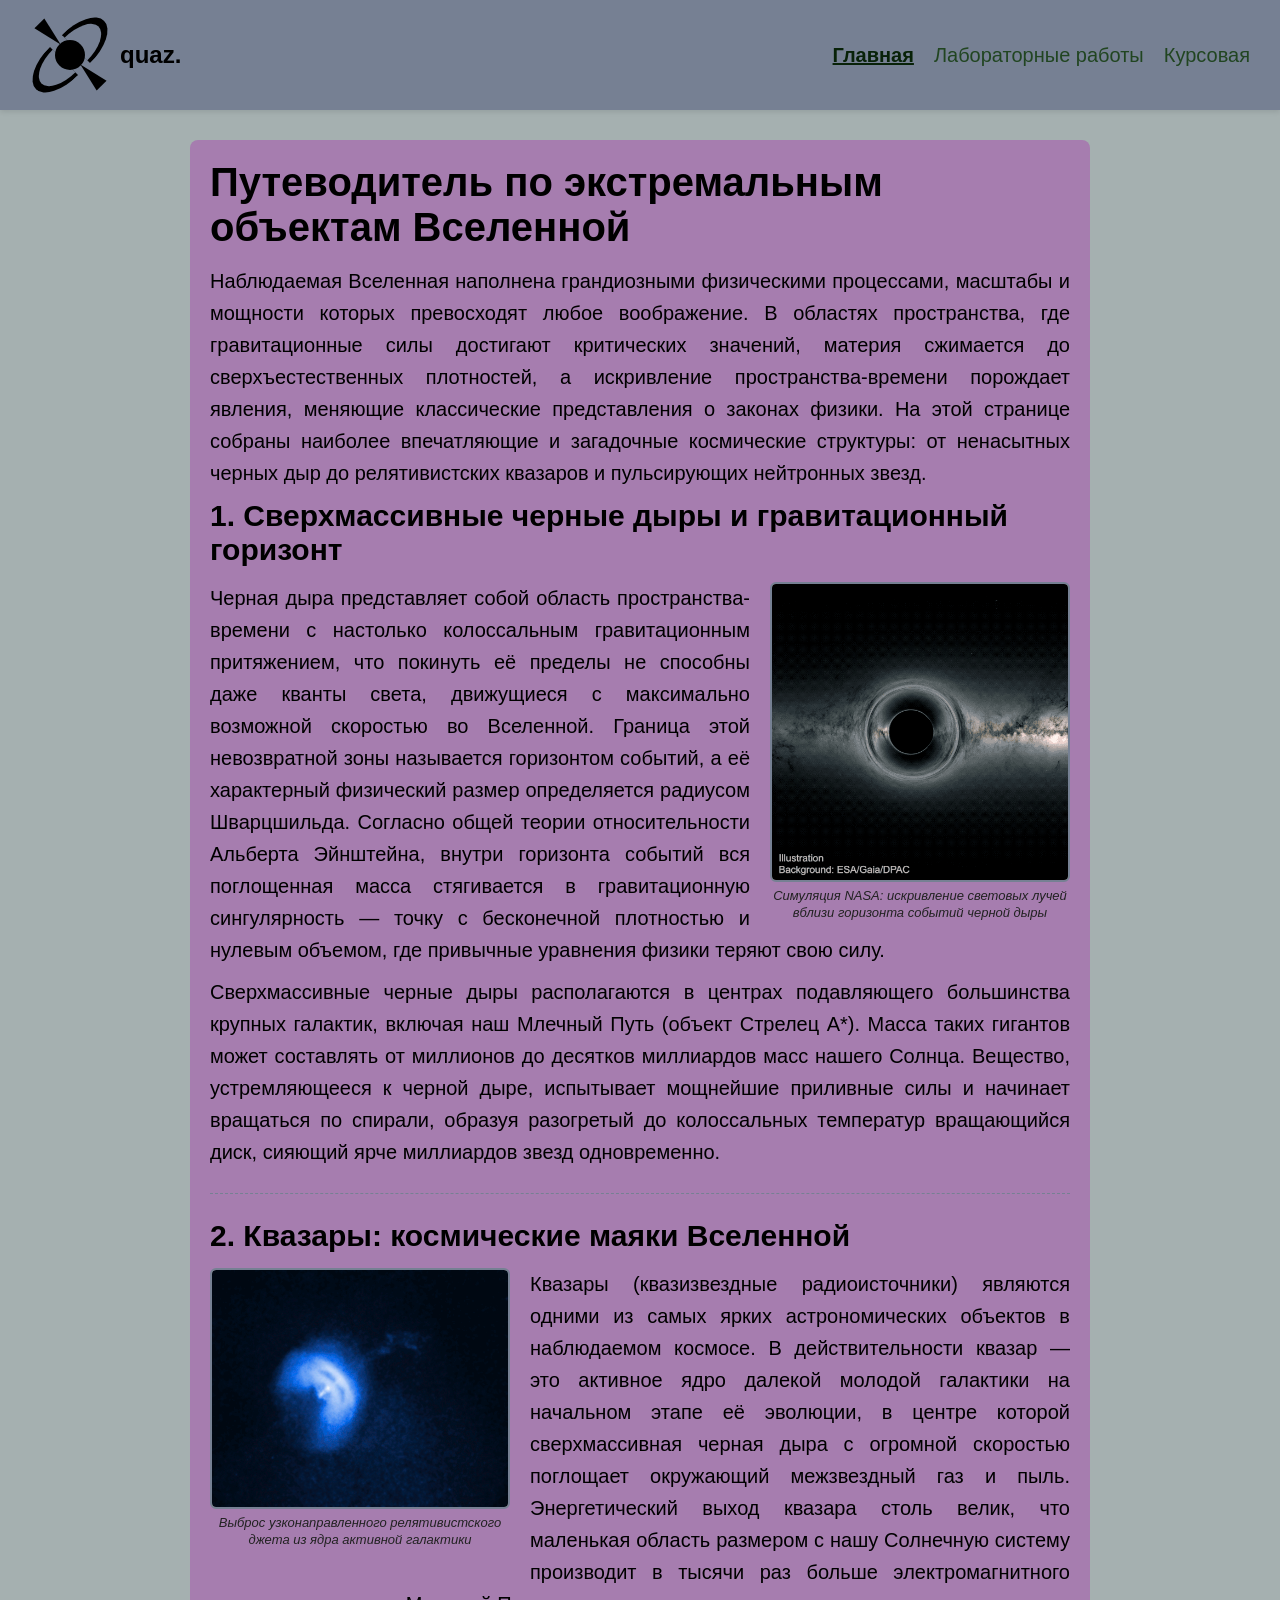
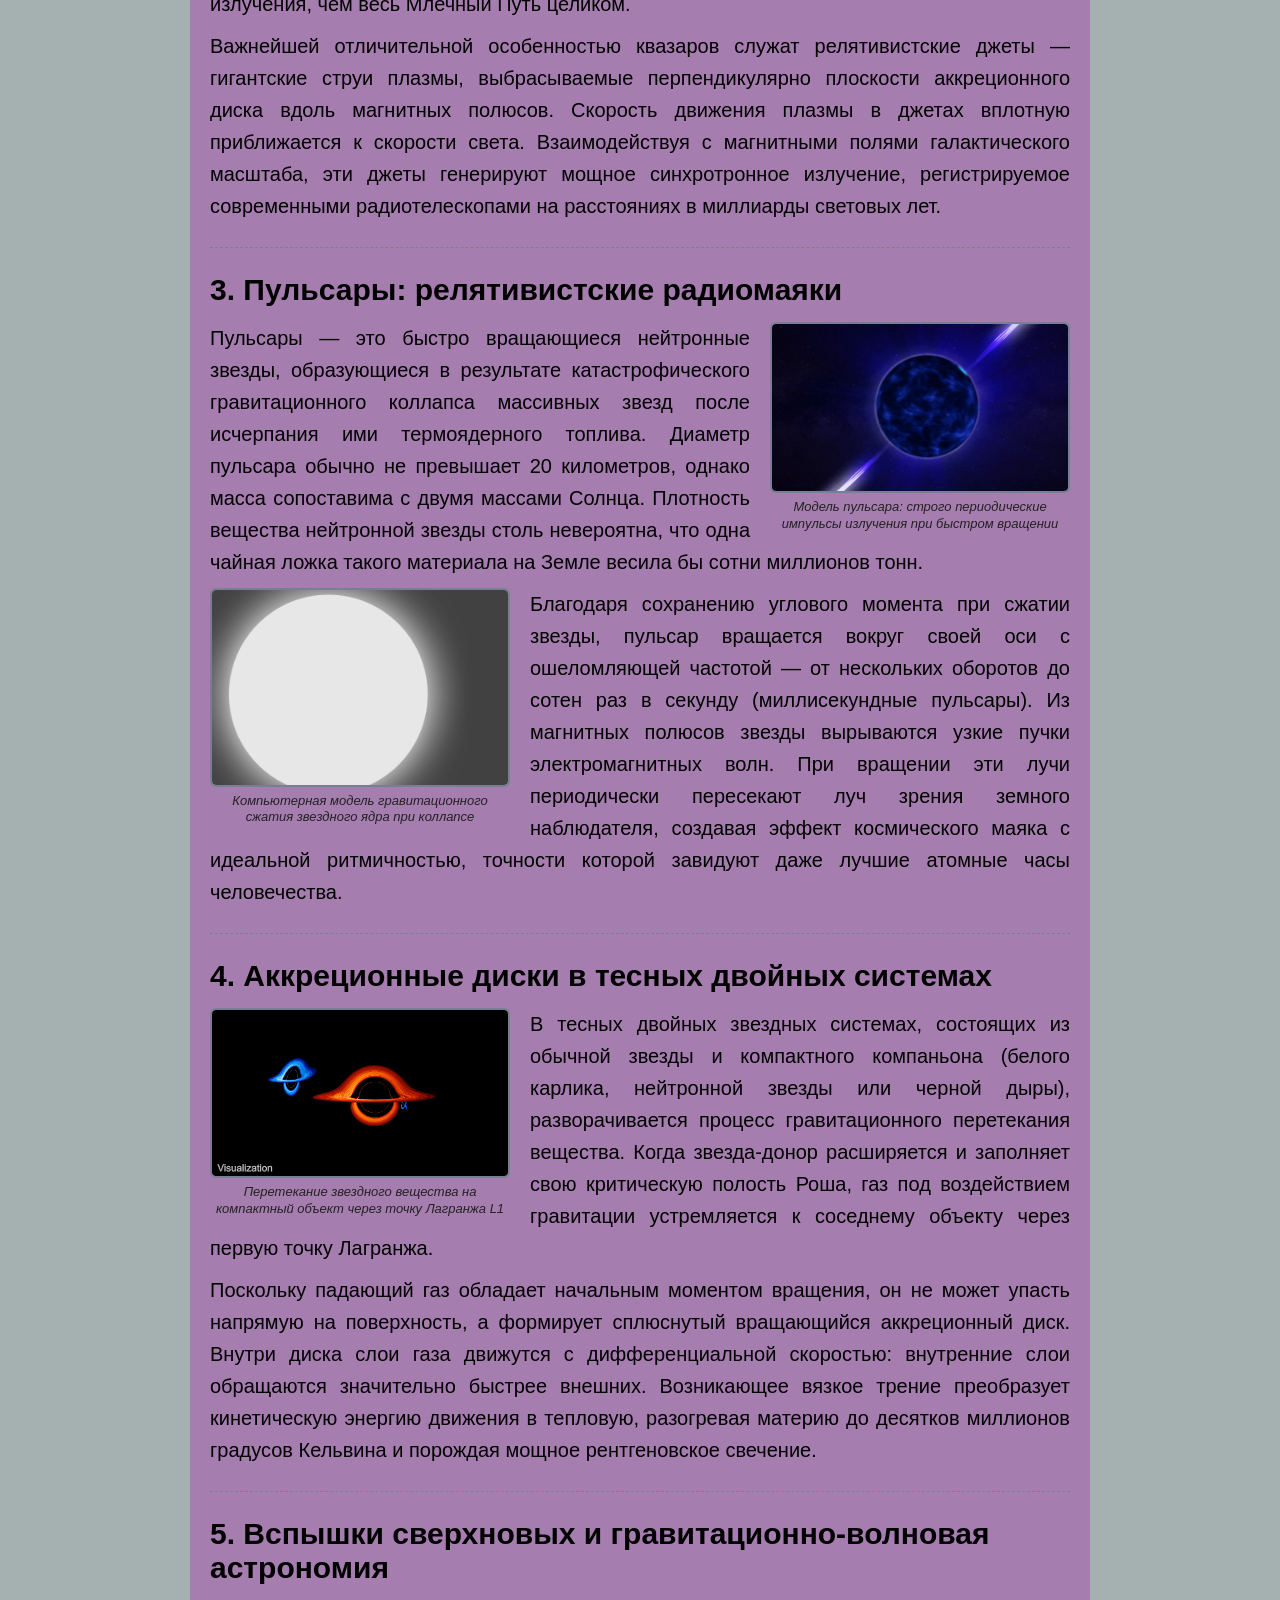
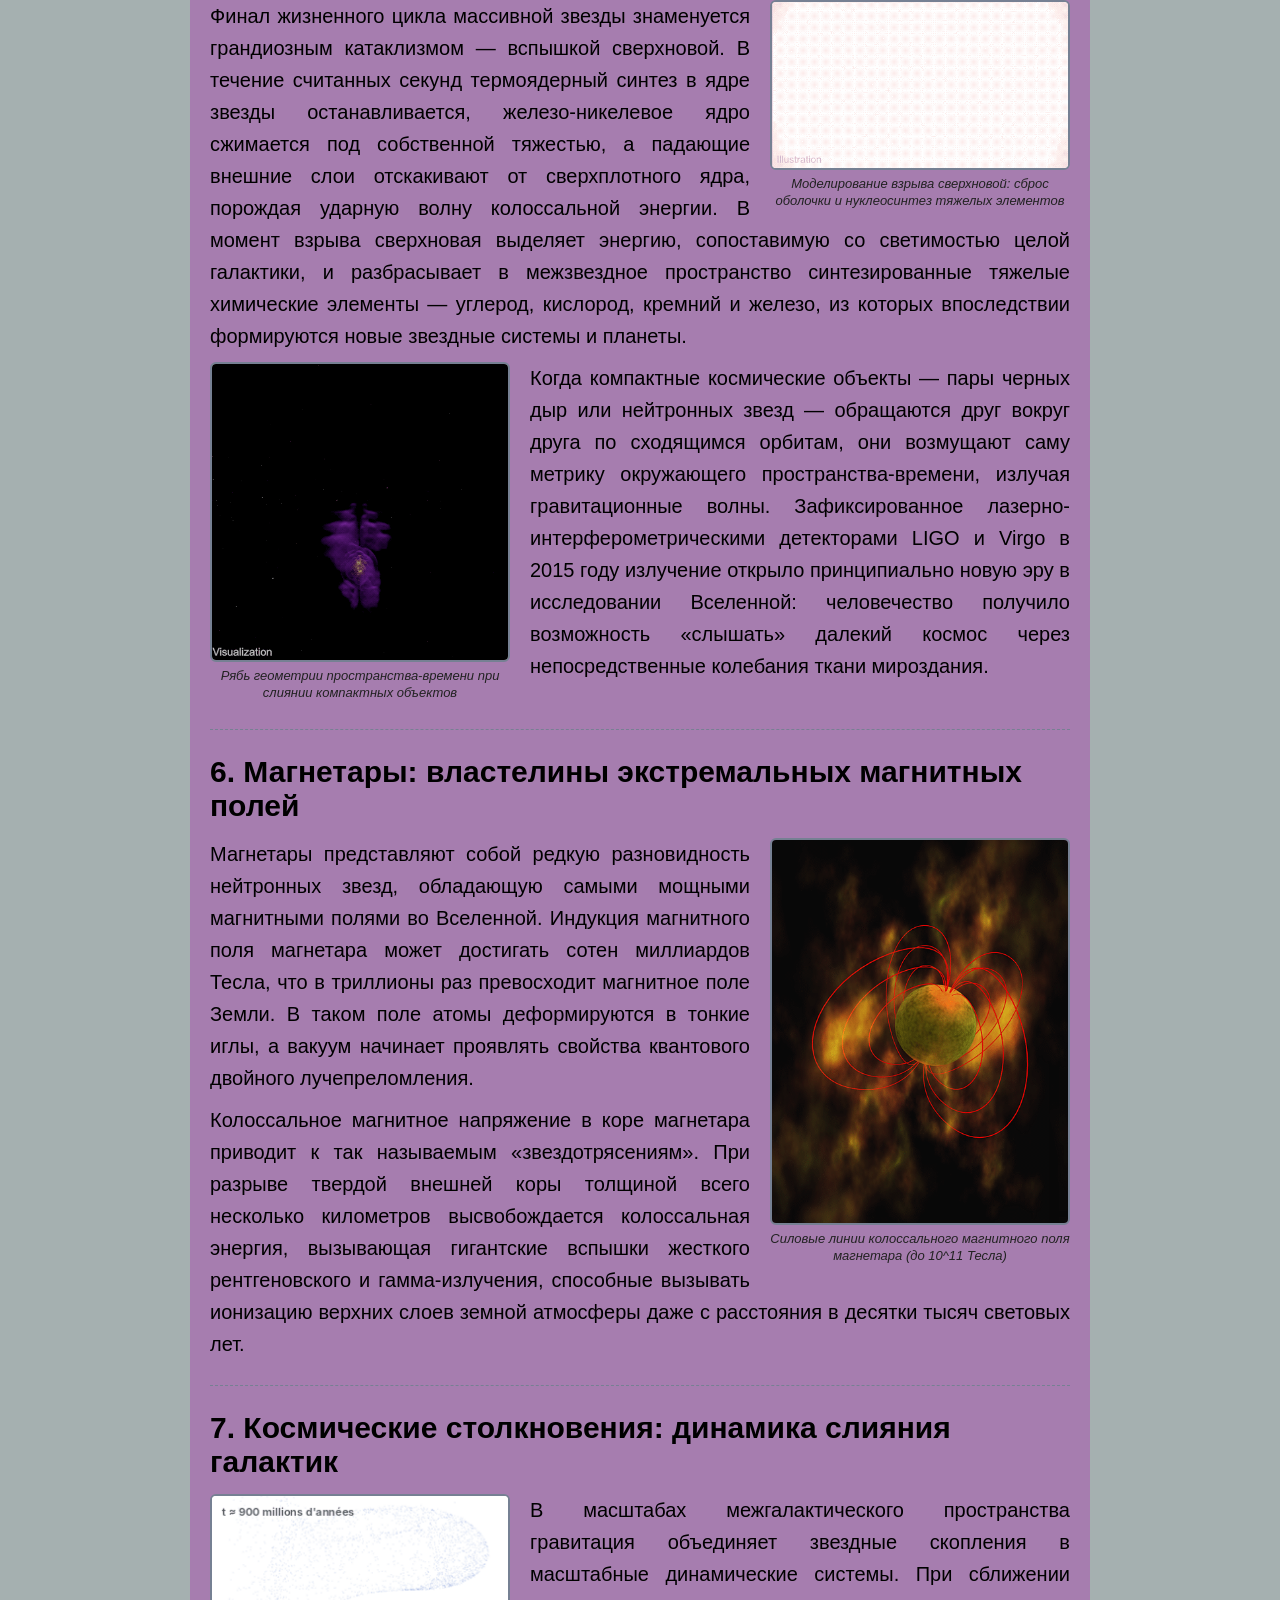
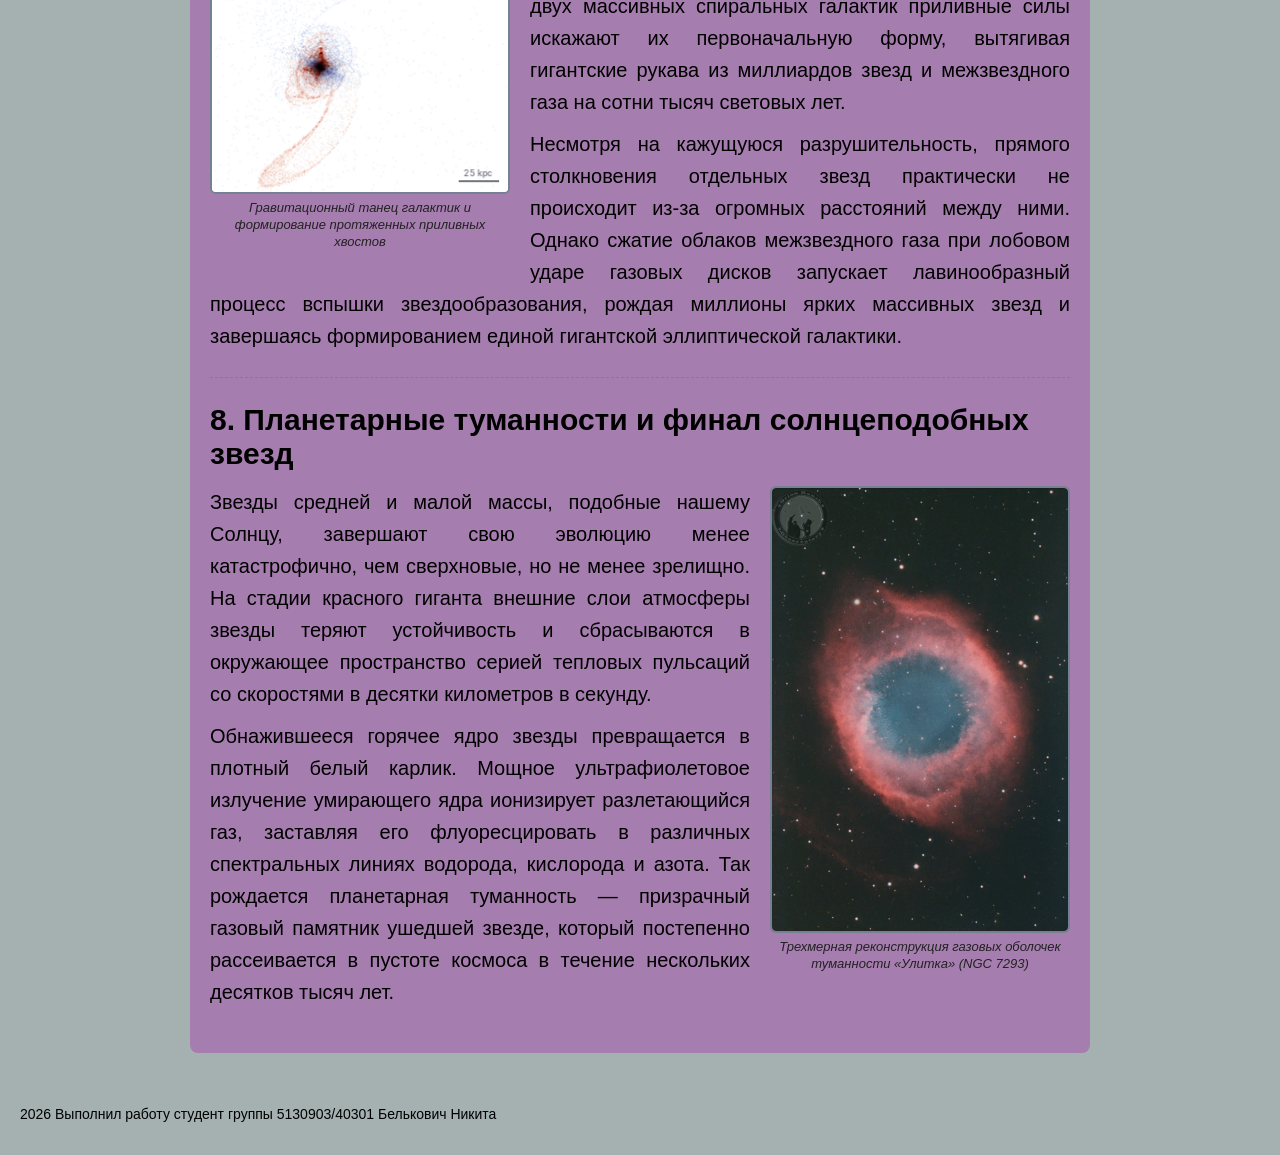
<file: index.html>
<!DOCTYPE html>
<html lang="ru">
<head>
    <meta charset="UTF-8">
    <meta name="viewport" content="width=device-width, initial-scale=1.0">
    <title>Сайт Никита | Экстремальные объекты Вселенной</title>
    <link rel="stylesheet" href="./styles.css">
</head>
<body>

    <!-- Шапка -->
    <header>
        <div class="logo">
            <div class="logo-art">
                <div class="figure-1"></div>
                <div class="figure-2"></div>
                <div class="figure-3"></div>
                <div class="figure-4"></div>
                <div class="figure-5"></div>
            </div>
            <div class="logo-text">quaz.</div>
        </div>

        <!-- Навигационное меню -->
        <nav>
            <a class="navigation active" href="index.html">Главная</a>
            <a class="navigation" href="labs.html">Лабораторные работы</a>
            <a class="navigation" href="kursach.html">Курсовая</a>
        </nav>
    </header>

    <!-- Основной контент страницы -->
    <main>
        <h1>Путеводитель по экстремальным объектам Вселенной</h1>
        
        <p>
            Наблюдаемая Вселенная наполнена грандиозными физическими процессами, масштабы и мощности которых превосходят любое воображение. В областях пространства, где гравитационные силы достигают критических значений, материя сжимается до сверхъестественных плотностей, а искривление пространства-времени порождает явления, меняющие классические представления о законах физики. На этой странице собраны наиболее впечатляющие и загадочные космические структуры: от ненасытных черных дыр до релятивистских квазаров и пульсирующих нейтронных звезд.
        </p>

        <!-- Секция 1: Черные дыры -->
        <section class="space-section">
            <h2>1. Сверхмассивные черные дыры и гравитационный горизонт</h2>
            <div class="img-wrap-right">
                <img src="images/black_hole.gif" alt="Компьютерная симуляция аккреции и искривления света черной дырой">
                <div class="caption">Симуляция NASA: искривление световых лучей вблизи горизонта событий черной дыры</div>
            </div>
            <p>
                Черная дыра представляет собой область пространства-времени с настолько колоссальным гравитационным притяжением, что покинуть её пределы не способны даже кванты света, движущиеся с максимально возможной скоростью во Вселенной. Граница этой невозвратной зоны называется горизонтом событий, а её характерный физический размер определяется радиусом Шварцшильда. Согласно общей теории относительности Альберта Эйнштейна, внутри горизонта событий вся поглощенная масса стягивается в гравитационную сингулярность — точку с бесконечной плотностью и нулевым объемом, где привычные уравнения физики теряют свою силу.
            </p>
            <p>
                Сверхмассивные черные дыры располагаются в центрах подавляющего большинства крупных галактик, включая наш Млечный Путь (объект Стрелец A*). Масса таких гигантов может составлять от миллионов до десятков миллиардов масс нашего Солнца. Вещество, устремляющееся к черной дыре, испытывает мощнейшие приливные силы и начинает вращаться по спирали, образуя разогретый до колоссальных температур вращающийся диск, сияющий ярче миллиардов звезд одновременно.
            </p>
        </section>

        <!-- Секция 2: Квазары -->
        <section class="space-section">
            <h2>2. Квазары: космические маяки Вселенной</h2>
            <div class="img-wrap-left">
                <img src="images/quasar_jet.gif" alt="Релятивистский джет плазмы квазара">
                <div class="caption">Выброс узконаправленного релятивистского джета из ядра активной галактики</div>
            </div>
            <p>
                Квазары (квазизвездные радиоисточники) являются одними из самых ярких астрономических объектов в наблюдаемом космосе. В действительности квазар — это активное ядро далекой молодой галактики на начальном этапе её эволюции, в центре которой сверхмассивная черная дыра с огромной скоростью поглощает окружающий межзвездный газ и пыль. Энергетический выход квазара столь велик, что маленькая область размером с нашу Солнечную систему производит в тысячи раз больше электромагнитного излучения, чем весь Млечный Путь целиком.
            </p>
            <p>
                Важнейшей отличительной особенностью квазаров служат релятивистские джеты — гигантские струи плазмы, выбрасываемые перпендикулярно плоскости аккреционного диска вдоль магнитных полюсов. Скорость движения плазмы в джетах вплотную приближается к скорости света. Взаимодействуя с магнитными полями галактического масштаба, эти джеты генерируют мощное синхротронное излучение, регистрируемое современными радиотелескопами на расстояниях в миллиарды световых лет.
            </p>
        </section>

        <!-- Секция 3: Пульсары -->
        <section class="space-section">
            <h2>3. Пульсары: релятивистские радиомаяки</h2>
            <div class="img-wrap-right">
                <img src="images/pulsar.gif" alt="Вращение пульсара с конусами гамма-излучения">
                <div class="caption">Модель пульсара: строго периодические импульсы излучения при быстром вращении</div>
            </div>
            <p>
                Пульсары — это быстро вращающиеся нейтронные звезды, образующиеся в результате катастрофического гравитационного коллапса массивных звезд после исчерпания ими термоядерного топлива. Диаметр пульсара обычно не превышает 20 километров, однако масса сопоставима с двумя массами Солнца. Плотность вещества нейтронной звезды столь невероятна, что одна чайная ложка такого материала на Земле весила бы сотни миллионов тонн.
            </p>
            <div class="img-wrap-left">
                <img src="images/neutron_collapse.gif" alt="Гравитационный коллапс в нейтронную звезду">
                <div class="caption">Компьютерная модель гравитационного сжатия звездного ядра при коллапсе</div>
            </div>
            <p>
                Благодаря сохранению углового момента при сжатии звезды, пульсар вращается вокруг своей оси с ошеломляющей частотой — от нескольких оборотов до сотен раз в секунду (миллисекундные пульсары). Из магнитных полюсов звезды вырываются узкие пучки электромагнитных волн. При вращении эти лучи периодически пересекают луч зрения земного наблюдателя, создавая эффект космического маяка с идеальной ритмичностью, точности которой завидуют даже лучшие атомные часы человечества.
            </p>
        </section>

        <!-- Секция 4: Аккреционные диски -->
        <section class="space-section">
            <h2>4. Аккреционные диски в тесных двойных системах</h2>
            <div class="img-wrap-left">
                <img src="images/accretion_disk.gif" alt="Двойная звездная система с аккреционным диском">
                <div class="caption">Перетекание звездного вещества на компактный объект через точку Лагранжа L1</div>
            </div>
            <p>
                В тесных двойных звездных системах, состоящих из обычной звезды и компактного компаньона (белого карлика, нейтронной звезды или черной дыры), разворачивается процесс гравитационного перетекания вещества. Когда звезда-донор расширяется и заполняет свою критическую полость Роша, газ под воздействием гравитации устремляется к соседнему объекту через первую точку Лагранжа.
            </p>
            <p>
                Поскольку падающий газ обладает начальным моментом вращения, он не может упасть напрямую на поверхность, а формирует сплюснутый вращающийся аккреционный диск. Внутри диска слои газа движутся с дифференциальной скоростью: внутренние слои обращаются значительно быстрее внешних. Возникающее вязкое трение преобразует кинетическую энергию движения в тепловую, разогревая материю до десятков миллионов градусов Кельвина и порождая мощное рентгеновское свечение.
            </p>
        </section>

        <!-- Секция 5: Сверхновые и гравитационные волны -->
        <section class="space-section">
            <h2>5. Вспышки сверхновых и гравитационно-волновая астрономия</h2>
            <div class="img-wrap-right">
                <img src="images/supernova.gif" alt="Вспышка сверхновой звезды">
                <div class="caption">Моделирование взрыва сверхновой: сброс оболочки и нуклеосинтез тяжелых элементов</div>
            </div>
            <p>
                Финал жизненного цикла массивной звезды знаменуется грандиозным катаклизмом — вспышкой сверхновой. В течение считанных секунд термоядерный синтез в ядре звезды останавливается, железо-никелевое ядро сжимается под собственной тяжестью, а падающие внешние слои отскакивают от сверхплотного ядра, порождая ударную волну колоссальной энергии. В момент взрыва сверхновая выделяет энергию, сопоставимую со светимостью целой галактики, и разбрасывает в межзвездное пространство синтезированные тяжелые химические элементы — углерод, кислород, кремний и железо, из которых впоследствии формируются новые звездные системы и планеты.
            </p>
            <div class="img-wrap-left">
                <img src="images/gravitational_waves.gif" alt="Гравитационные волны в пространстве-времени">
                <div class="caption">Рябь геометрии пространства-времени при слиянии компактных объектов</div>
            </div>
            <p>
                Когда компактные космические объекты — пары черных дыр или нейтронных звезд — обращаются друг вокруг друга по сходящимся орбитам, они возмущают саму метрику окружающего пространства-времени, излучая гравитационные волны. Зафиксированное лазерно-интерферометрическими детекторами LIGO и Virgo в 2015 году излучение открыло принципиально новую эру в исследовании Вселенной: человечество получило возможность «слышать» далекий космос через непосредственные колебания ткани мироздания.
            </p>
        </section>

        <!-- Секция 6: Магнетары -->
        <section class="space-section">
            <h2>6. Магнетары: властелины экстремальных магнитных полей</h2>
            <div class="img-wrap-right">
                <img src="images/magnetar.gif" alt="Магнитное поле магнетара">
                <div class="caption">Силовые линии колоссального магнитного поля магнетара (до 10^11 Тесла)</div>
            </div>
            <p>
                Магнетары представляют собой редкую разновидность нейтронных звезд, обладающую самыми мощными магнитными полями во Вселенной. Индукция магнитного поля магнетара может достигать сотен миллиардов Тесла, что в триллионы раз превосходит магнитное поле Земли. В таком поле атомы деформируются в тонкие иглы, а вакуум начинает проявлять свойства квантового двойного лучепреломления.
            </p>
            <p>
                Колоссальное магнитное напряжение в коре магнетара приводит к так называемым «звездотрясениям». При разрыве твердой внешней коры толщиной всего несколько километров высвобождается колоссальная энергия, вызывающая гигантские вспышки жесткого рентгеновского и гамма-излучения, способные вызывать ионизацию верхних слоев земной атмосферы даже с расстояния в десятки тысяч световых лет.
            </p>
        </section>

        <!-- Секция 7: Слияние галактик -->
        <section class="space-section">
            <h2>7. Космические столкновения: динамика слияния галактик</h2>
            <div class="img-wrap-left">
                <img src="images/galaxy_collision.gif" alt="Компьютерная модель столкновения двух спиральных галактик">
                <div class="caption">Гравитационный танец галактик и формирование протяженных приливных хвостов</div>
            </div>
            <p>
                В масштабах межгалактического пространства гравитация объединяет звездные скопления в масштабные динамические системы. При сближении двух массивных спиральных галактик приливные силы искажают их первоначальную форму, вытягивая гигантские рукава из миллиардов звезд и межзвездного газа на сотни тысяч световых лет.
            </p>
            <p>
                Несмотря на кажущуюся разрушительность, прямого столкновения отдельных звезд практически не происходит из-за огромных расстояний между ними. Однако сжатие облаков межзвездного газа при лобовом ударе газовых дисков запускает лавинообразный процесс вспышки звездообразования, рождая миллионы ярких массивных звезд и завершаясь формированием единой гигантской эллиптической галактики.
            </p>
        </section>

        <!-- Секция 8: Планетарные туманности -->
        <section class="space-section">
            <h2>8. Планетарные туманности и финал солнцеподобных звезд</h2>
            <div class="img-wrap-right">
                <img src="images/helix_nebula.gif" alt="3D-структура туманности Улитка (Helix Nebula)">
                <div class="caption">Трехмерная реконструкция газовых оболочек туманности «Улитка» (NGC 7293)</div>
            </div>
            <p>
                Звезды средней и малой массы, подобные нашему Солнцу, завершают свою эволюцию менее катастрофично, чем сверхновые, но не менее зрелищно. На стадии красного гиганта внешние слои атмосферы звезды теряют устойчивость и сбрасываются в окружающее пространство серией тепловых пульсаций со скоростями в десятки километров в секунду.
            </p>
            <p>
                Обнажившееся горячее ядро звезды превращается в плотный белый карлик. Мощное ультрафиолетовое излучение умирающего ядра ионизирует разлетающийся газ, заставляя его флуоресцировать в различных спектральных линиях водорода, кислорода и азота. Так рождается планетарная туманность — призрачный газовый памятник ушедшей звезде, который постепенно рассеивается в пустоте космоса в течение нескольких десятков тысяч лет.
            </p>
        </section>
    </main>

    <!-- Подвал -->
    <footer>
        <p>2026 Выполнил работу студент группы 5130903/40301 Белькович Никита</p>
    </footer>

</body>
</html>
</file>
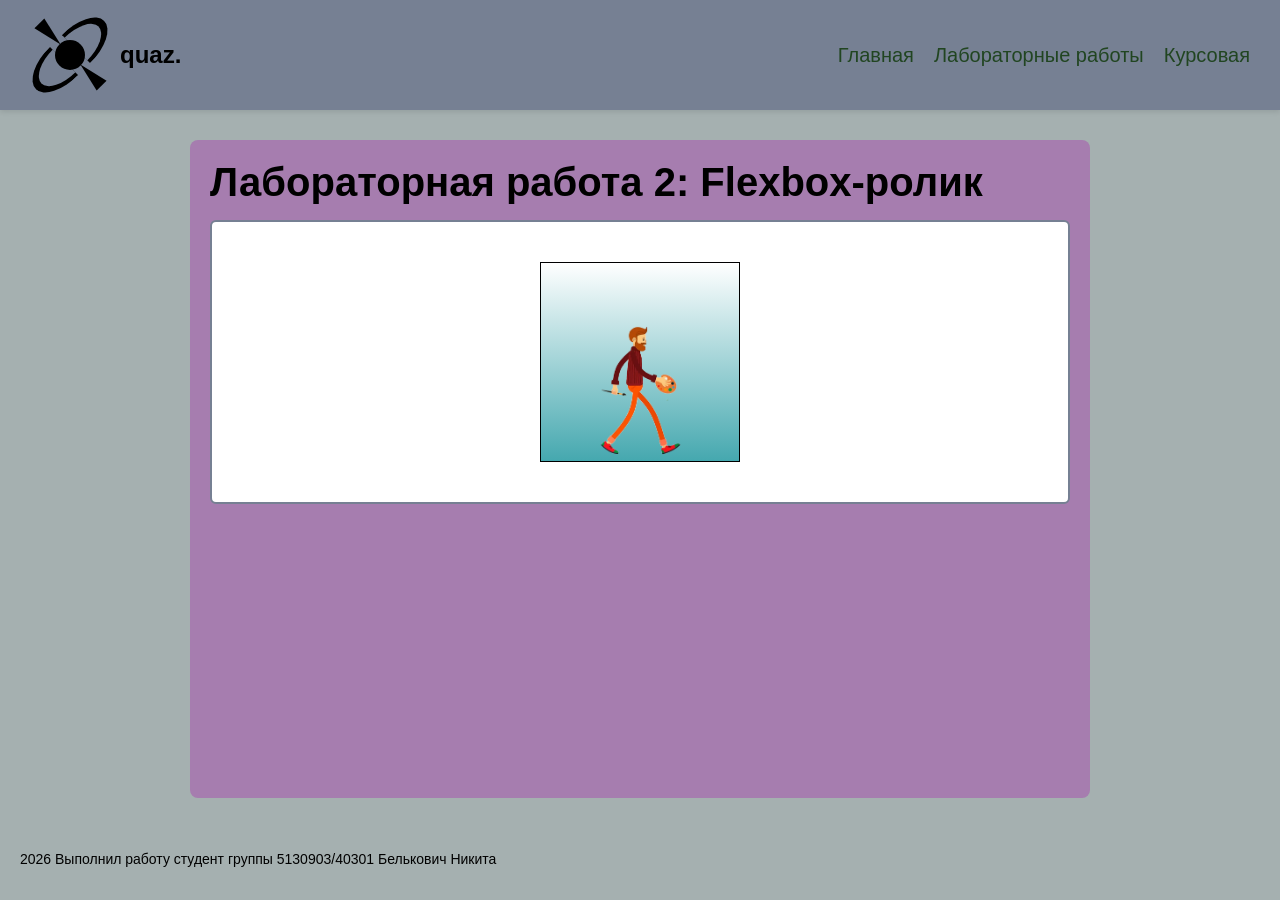
<file: flexbox.html>
<!DOCTYPE html>
<html lang="ru">
<head>
    <meta charset="UTF-8">
    <meta name="viewport" content="width=device-width, initial-scale=1.0">
    <title>Flexbox | Сайт Никита</title>
    <link rel="stylesheet" href="./styles.css">
    <link rel="stylesheet" href="./flexbox.css">
</head>
<body>

    <!-- Шапка сайта с оригинальным логотипом -->
    <header>
        <div class="logo">
            <div class="logo-art">
                <div class="figure-1"></div>
                <div class="figure-2"></div>
                <div class="figure-3"></div>
                <div class="figure-4"></div>
                <div class="figure-5"></div>
            </div>
            <div class="logo-text">quaz.</div>
        </div>

        <nav>
            <a class="navigation" href="index.html">Главная</a>
            <a class="navigation" href="labs.html">Лабораторные работы</a>
            <a class="navigation" href="kursach.html">Курсовая</a>
        </nav>
    </header>

    <main>
        <h1>Лабораторная работа 2: Flexbox-ролик</h1>
        <div class="lab-preview">
            <div class="flex-box">
                <div class="text-1">Иду за мечтой</div>
                <div class="text-2">Мечта рядом!</div>
                <div class="star">
                    <img src="images/zvezda.png" alt="Звезда">
                </div>
                <svg class="wave" viewBox="0 0 200 60">
                    <path d="M 0,35 Q 25,10 50,35 T 100,35 T 150,35 T 200,35" />
                </svg>
                <div class="brush">
                    <img src="images/brush.png" alt="Кисть">
                </div>
                <!-- человек -->
                <div class="man">
                    <img src="images/man1.png" class="m1" alt="Человек">
                    <img src="images/man2.png" class="m2" alt="Человек">
                    <img src="images/man3.png" class="m3" alt="Человек">
                </div>
            </div>
        </div>
    </main>

    <footer>
        <p>2026 Выполнил работу студент группы 5130903/40301 Белькович Никита</p>
    </footer>

</body>
</html>
</file>
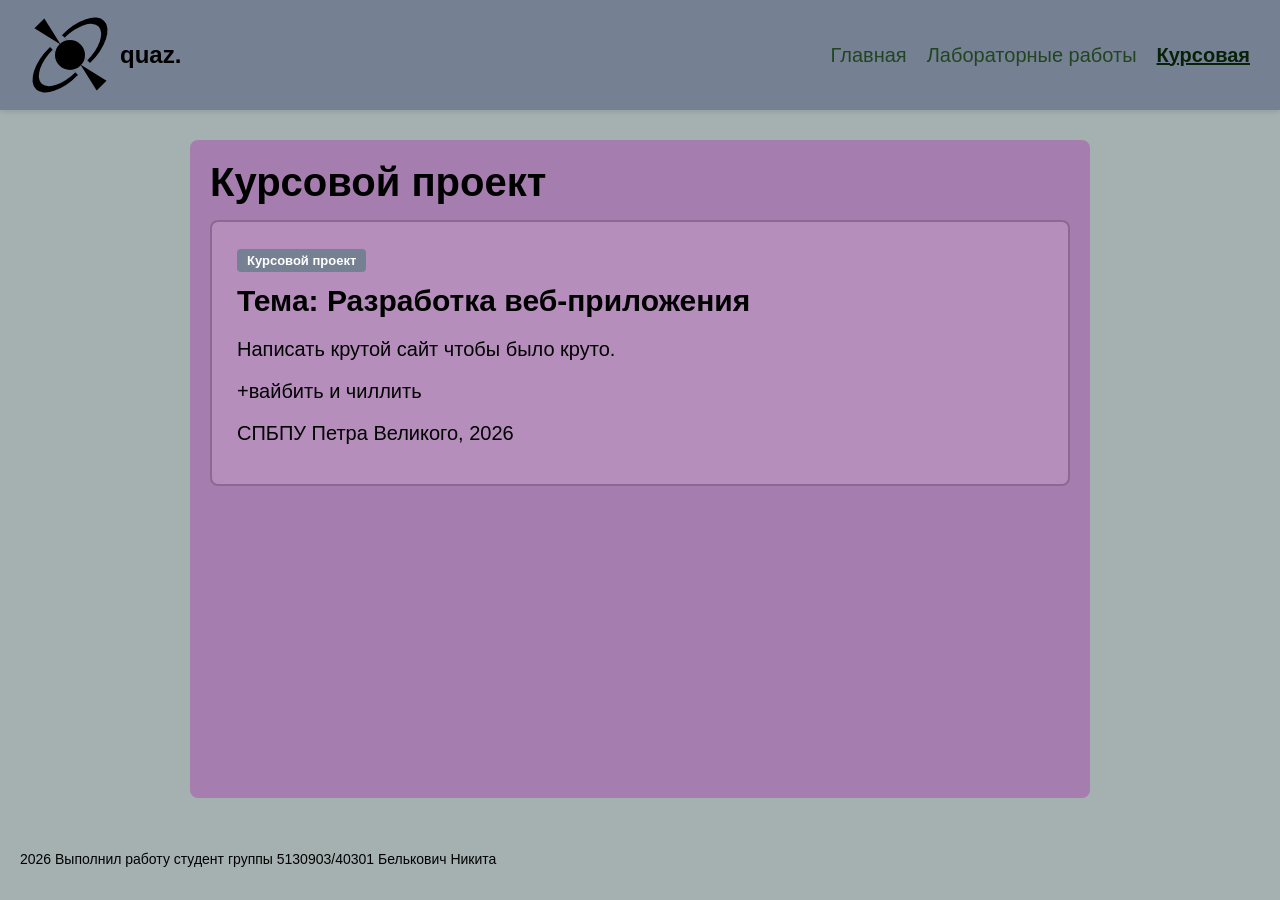
<file: kursach.html>
<!DOCTYPE html>
<html lang="ru">
<head>
    <meta charset="UTF-8">
    <meta name="viewport" content="width=device-width, initial-scale=1.0">
    <title>Курсовая работа | Сайт Никита</title>
    <link rel="stylesheet" href="./styles.css">
</head>
<body>

    <!-- Шапка -->
    <header>
        <div class="logo">
            <div class="logo-art">
                <div class="figure-1"></div>
                <div class="figure-2"></div>
                <div class="figure-3"></div>
                <div class="figure-4"></div>
                <div class="figure-5"></div>
            </div>
            <div class="logo-text">quaz.</div>
        </div>

        <!-- Меню -->
        <nav>
            <a class="navigation" href="index.html">Главная</a>
            <a class="navigation" href="labs.html">Лабораторные работы</a>
            <a class="navigation active" href="kursach.html">Курсовая</a>
        </nav>
    </header>

    <!-- Основной контент страницы курсовой -->
    <main>
        <h1>Курсовой проект</h1>
        
        <section class="kursach-card">
            <div class="kursach-badge">Курсовой проект</div>
            <h2>Тема: Разработка веб-приложения</h2>
            <p>Написать крутой сайт чтобы было круто.</p>
            <p>+вайбить и чиллить</p>
            <p>СПБПУ Петра Великого, 2026</p>
        </section>
    </main>

    <!-- Подвал -->
    <footer>
        <p>2026 Выполнил работу студент группы 5130903/40301 Белькович Никита</p>
    </footer>

</body>
</html>
</file>
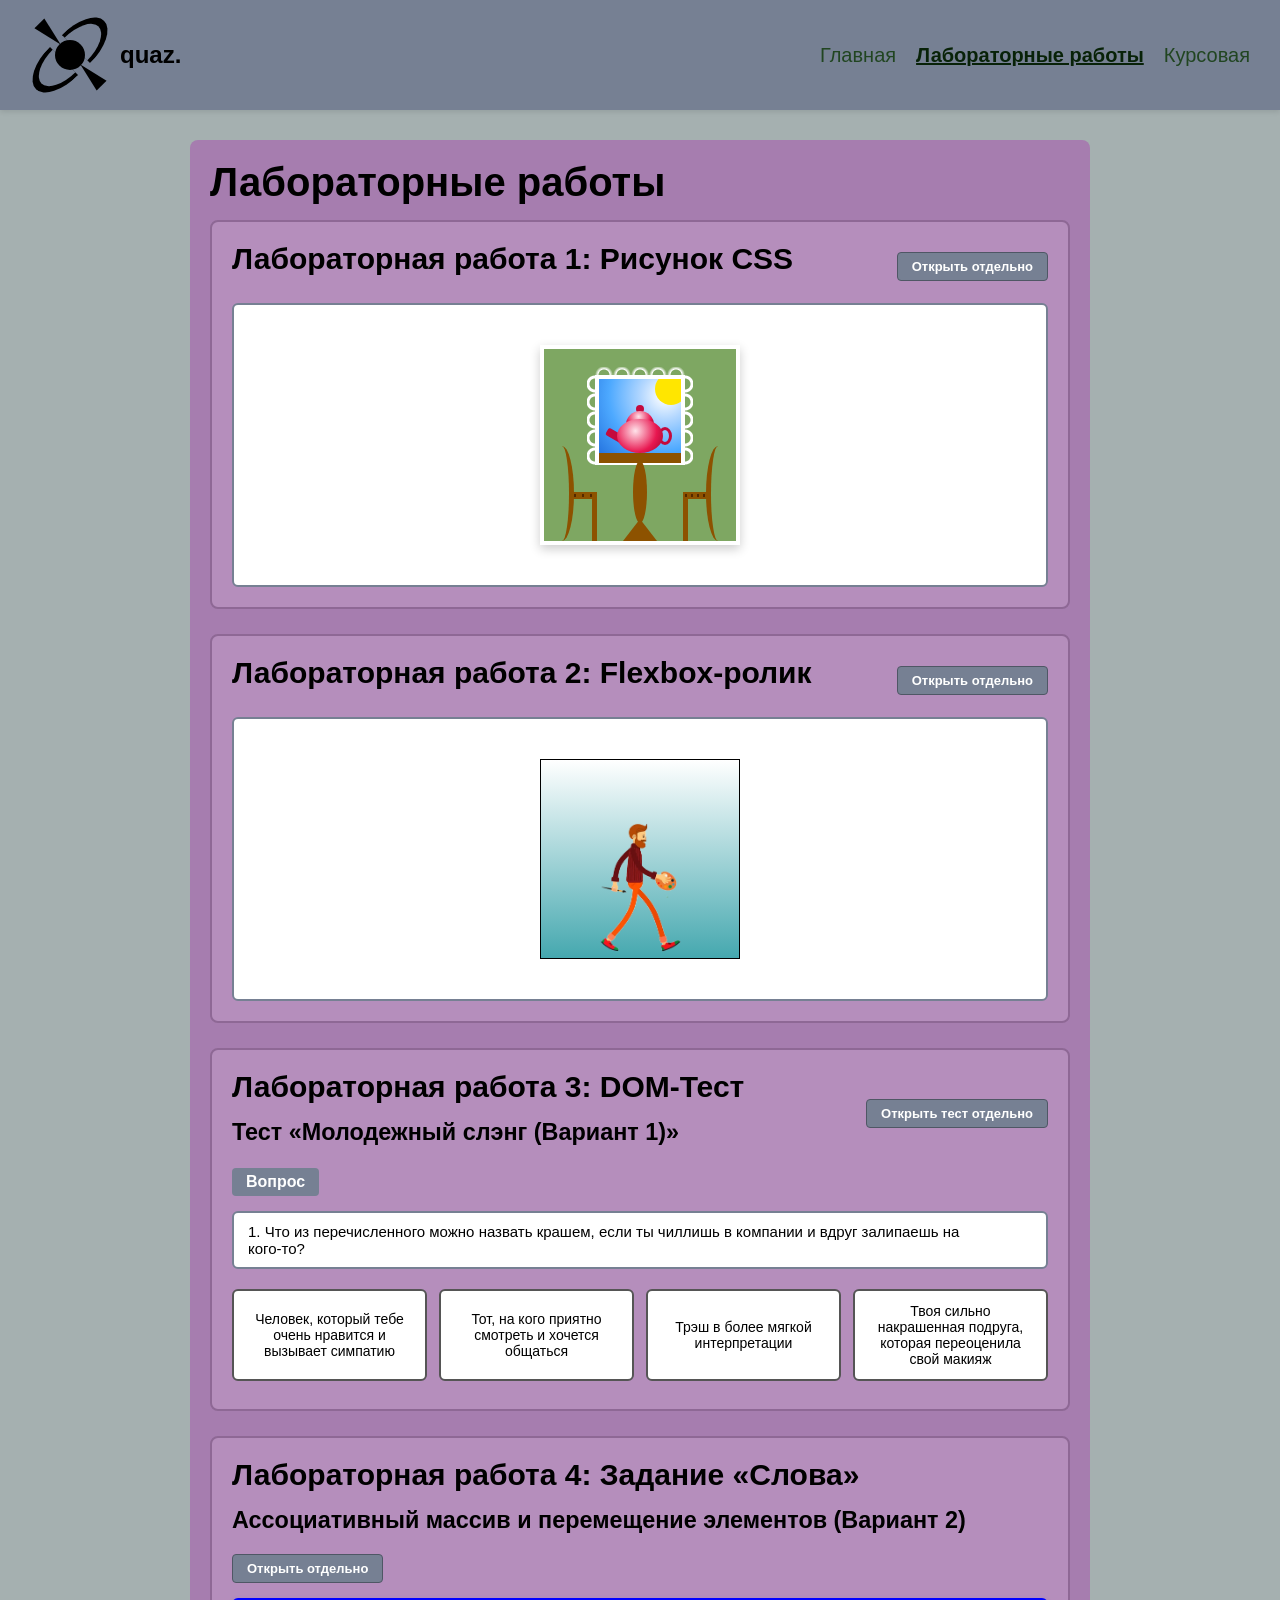
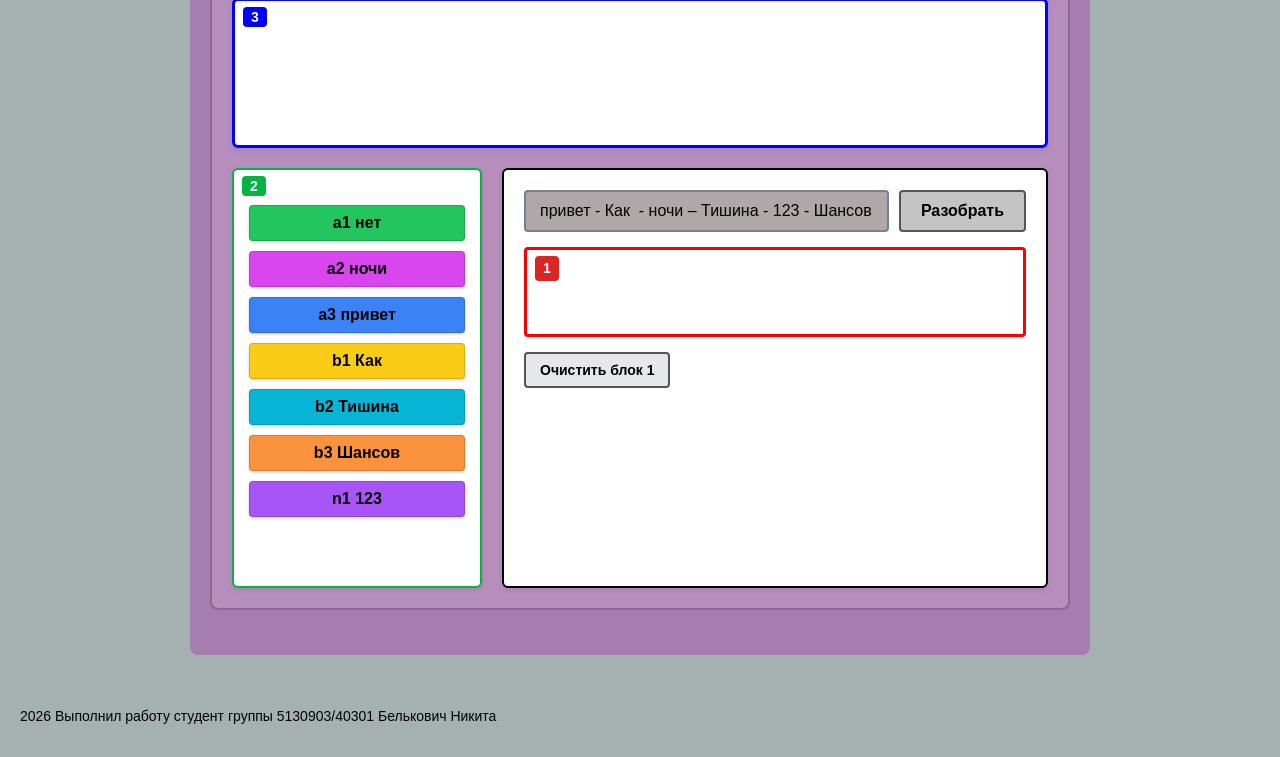
<file: labs.html>
<!DOCTYPE html>
<html lang="ru">
<head>
    <meta charset="UTF-8">
    <meta name="viewport" content="width=device-width, initial-scale=1.0">
    <title>Лабораторные работы</title>
    <link rel="stylesheet" href="./styles.css">
    <link rel="stylesheet" href="./pic.css">
    <link rel="stylesheet" href="./flexbox.css">
    <link rel="stylesheet" href="./test.css">
    <link rel="stylesheet" href="./words.css">
</head>
<body>

    <!-- Шапка -->
    <header>
        <div class="logo">
            <div class="logo-art">
                <div class="figure-1"></div>
                <div class="figure-2"></div>
                <div class="figure-3"></div>
                <div class="figure-4"></div>
                <div class="figure-5"></div>
            </div>
            <div class="logo-text">quaz.</div>
        </div>

        <!-- Меню -->
        <nav>
            <a class="navigation" href="index.html">Главная</a>
            <a class="navigation active" href="labs.html">Лабораторные работы</a>
            <a class="navigation" href="kursach.html">Курсовая</a>
        </nav>
    </header>

    <!-- Основной блок контента с лабораторными работами -->
    <main>
        <h1>Лабораторные работы</h1>
        <!-- Лабораторная работа 1 -->
        <section class="lab-card">
            <div class="lab-header">
                <div>
                    <h2>Лабораторная работа 1: Рисунок CSS</h2>
                </div>
                <a href="teapot.html" target="_blank" class="lab-btn">Открыть отдельно</a>
            </div>
            <div class="lab-preview">
                <div class="pic">
                    <div class="square-1"></div>
                    <div class="white-rings"></div>
                    <div class="square-2">
                        <div class="sun"></div>
                    </div>
                    <!-- стулья -->
                    <div class="chair-back-1"></div>
                    <div class="chair-back-2"></div>
                    <div class="chair-sit-1"></div>
                    <div class="chair-sit-2"></div>
                    <div class="chair-leg-1"></div>
                    <div class="chair-leg-2"></div>
                    <!-- стол -->
                    <div class="table-leg-2"></div>
                    <div class="table-leg-1"></div>
                    <div class="table-top"></div>
                    <!-- чайник -->
                    <div class="teapot-spout"></div>
                    <div class="teapot-handle"></div>
                    <div class="teapot-body"></div>
                    <div class="teapot-lid"></div>
                    <div class="teapot-knob"></div>
                </div>
            </div>
        </section>

        <!-- Лабораторная работа 2 -->
        <section class="lab-card">
            <div class="lab-header">
                <div>
                    <h2>Лабораторная работа 2: Flexbox-ролик</h2>
                </div>
                <a href="flexbox.html" target="_blank" class="lab-btn">Открыть отдельно</a>
            </div>
            <div class="lab-preview">
                <div class="flex-box">
                    <div class="text-1">Иду за мечтой</div>
                    <div class="text-2">Мечта рядом!</div>
                    <div class="star">
                        <img src="images/zvezda.png" alt="Звезда">
                    </div>
                    <svg class="wave" viewBox="0 0 200 60">
                        <path d="M 0,35 Q 25,10 50,35 T 100,35 T 150,35 T 200,35" />
                    </svg>
                    <div class="brush">
                        <img src="images/brush.png" alt="Кисть">
                    </div>
                    <!-- человек -->
                    <div class="man">
                        <img src="images/man1.png" class="m1" alt="Человек">
                        <img src="images/man2.png" class="m2" alt="Человек">
                        <img src="images/man3.png" class="m3" alt="Человек">
                    </div>
                </div>
            </div>
        </section>

        <!-- Лабораторная работа 3 -->
        <section class="lab-card">
            <div class="lab-header">
                <div>
                    <h2>Лабораторная работа 3: DOM-Тест</h2>
                    <h3>Тест «Молодежный слэнг (Вариант 1)»</h3>
                </div>
                <a href="test.html" target="_blank" class="lab-btn">Открыть тест отдельно</a>
            </div>
            <div class="title-block">Вопрос</div>
            <div id="questions-list" class="questions-list"></div>
            <div id="end-message" class="end-message" style="display: none;"></div>
            <div id="dynamic-area" class="dynamic-area">
                <div id="answers-container" class="answers-container"></div>
            </div>
        </section>

        <!-- Лабораторная работа 4 -->
        <section class="lab-card">
            <div class="lab-header">
                <div>
                    <h2>Лабораторная работа 4: Задание «Слова»</h2>
                    <h3>Ассоциативный массив и перемещение элементов (Вариант 2)</h3>
                </div>
                <a href="words.html" target="_blank" class="lab-btn">Открыть отдельно</a>
            </div>

            <div class="words-wrapper">
                <!-- Блок 3: Синий блок сверху -->
                <div id="block-3" class="block-3-container">
                    <span class="block-badge badge-blue">3</span>
                </div>

                <!-- Нижняя часть: Блок 2 слева, панель управления и Блок 1 справа -->
                <div class="bottom-panels">
                    <!-- Блок 2: Левый блок с отсортированными элементами -->
                    <div id="block-2" class="block-2-container">
                        <span class="block-badge badge-green">2</span>
                    </div>

                    <!-- Правая часть: ввод и Блок 1 -->
                    <div class="right-panel">
                        <div class="control-row">
                            <input type="text" id="input-string" class="input-string" value="привет - Как  - ночи – Тишина - 123 - Шансов - нет" placeholder="Введите слова через тире -">
                            <button type="button" id="btn-parse" class="btn-action">Разобрать</button>
                        </div>

                        <!-- Блок 1: Красный блок -->
                        <div id="block-1" class="block-1-container">
                            <span class="block-badge badge-red">1</span>
                        </div>

                        <div style="display: flex; gap: 10px; align-items: center;">
                            <button type="button" id="btn-clear-block1" class="btn-action btn-secondary">Очистить блок 1</button>
                        </div>
                    </div>
                </div>
            </div>
        </section>
    </main>

    <!-- Подвал сайта -->
    <footer>
        <p>2026 Выполнил работу студент группы 5130903/40301 Белькович Никита</p>
    </footer>

    <!-- Скрипты -->
    <script src="test.js"></script>
    <script src="words.js"></script>
</body>
</html>
</file>
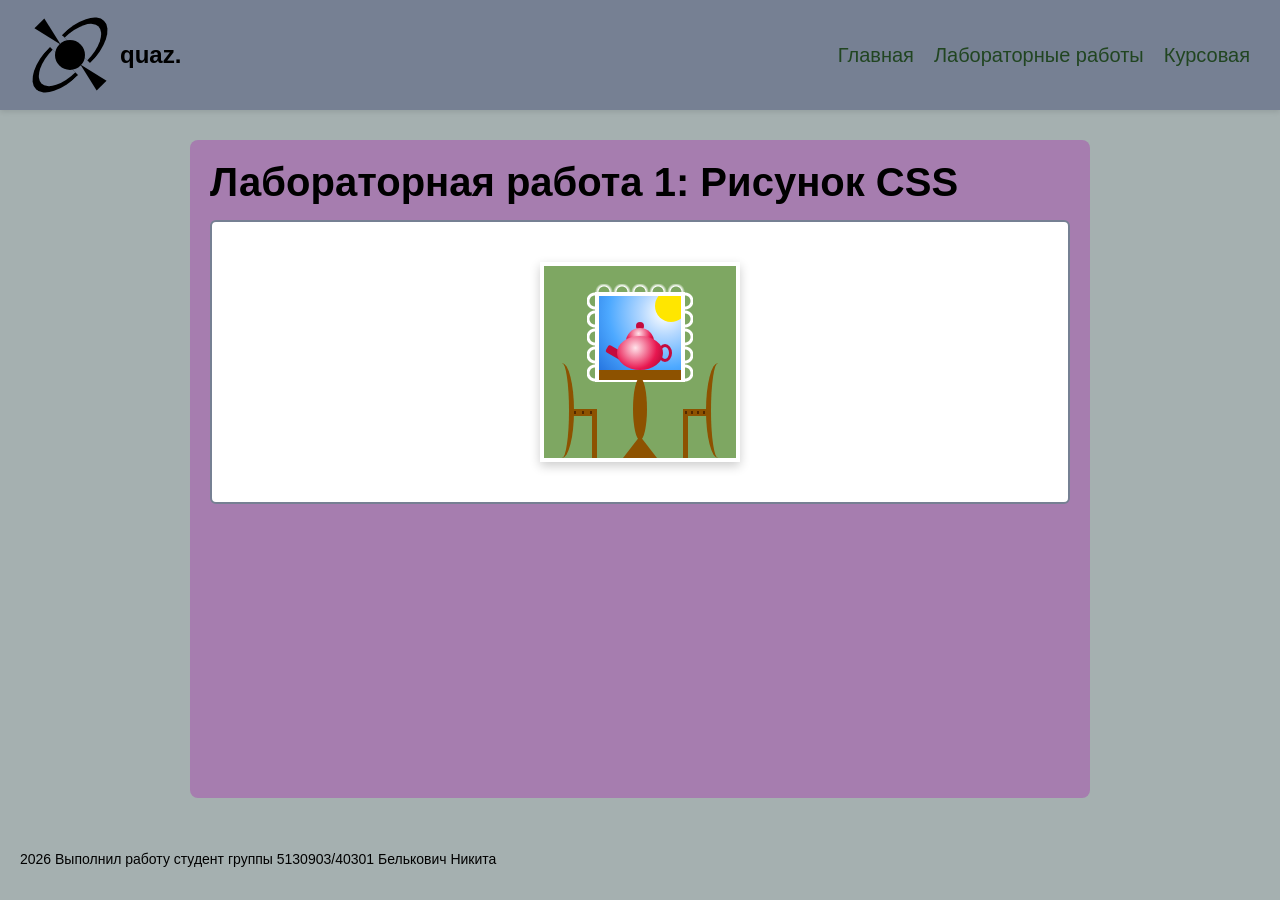
<file: teapot.html>
<!DOCTYPE html>
<html lang="ru">
<head>
    <meta charset="UTF-8">
    <meta name="viewport" content="width=device-width, initial-scale=1.0">
    <title>Рисунок | Сайт Никита</title>
    <link rel="stylesheet" href="./styles.css">
    <link rel="stylesheet" href="./pic.css">
</head>
<body>

    <!-- Шапка -->
    <header>
        <div class="logo">
            <div class="logo-art">
                <div class="figure-1"></div>
                <div class="figure-2"></div>
                <div class="figure-3"></div>
                <div class="figure-4"></div>
                <div class="figure-5"></div>
            </div>
            <div class="logo-text">quaz.</div>
        </div>

        <nav>
            <a class="navigation" href="index.html">Главная</a>
            <a class="navigation" href="labs.html">Лабораторные работы</a>
            <a class="navigation" href="kursach.html">Курсовая</a>
        </nav>
    </header>

    <main>
        <h1>Лабораторная работа 1: Рисунок CSS</h1>
        <div class="lab-preview">
            <div class="pic">
                <div class="square-1"></div>
                <div class="white-rings"></div>
                <div class="square-2">
                    <div class="sun"></div>
                </div>
                <!-- Стулья -->
                <div class="chair-back-1"></div>
                <div class="chair-back-2"></div>
                <div class="chair-sit-1"></div>
                <div class="chair-sit-2"></div>
                <div class="chair-leg-1"></div>
                <div class="chair-leg-2"></div>
                <!-- Стол -->
                <div class="table-leg-2"></div>
                <div class="table-leg-1"></div>
                <div class="table-top"></div>
                <!-- Чайник -->
                <div class="teapot-spout"></div>
                <div class="teapot-handle"></div>
                <div class="teapot-body"></div>
                <div class="teapot-lid"></div>
                <div class="teapot-knob"></div>
            </div>
        </div>
    </main>

    <footer>
        <p>2026 Выполнил работу студент группы 5130903/40301 Белькович Никита</p>
    </footer>

</body>
</html>
</file>
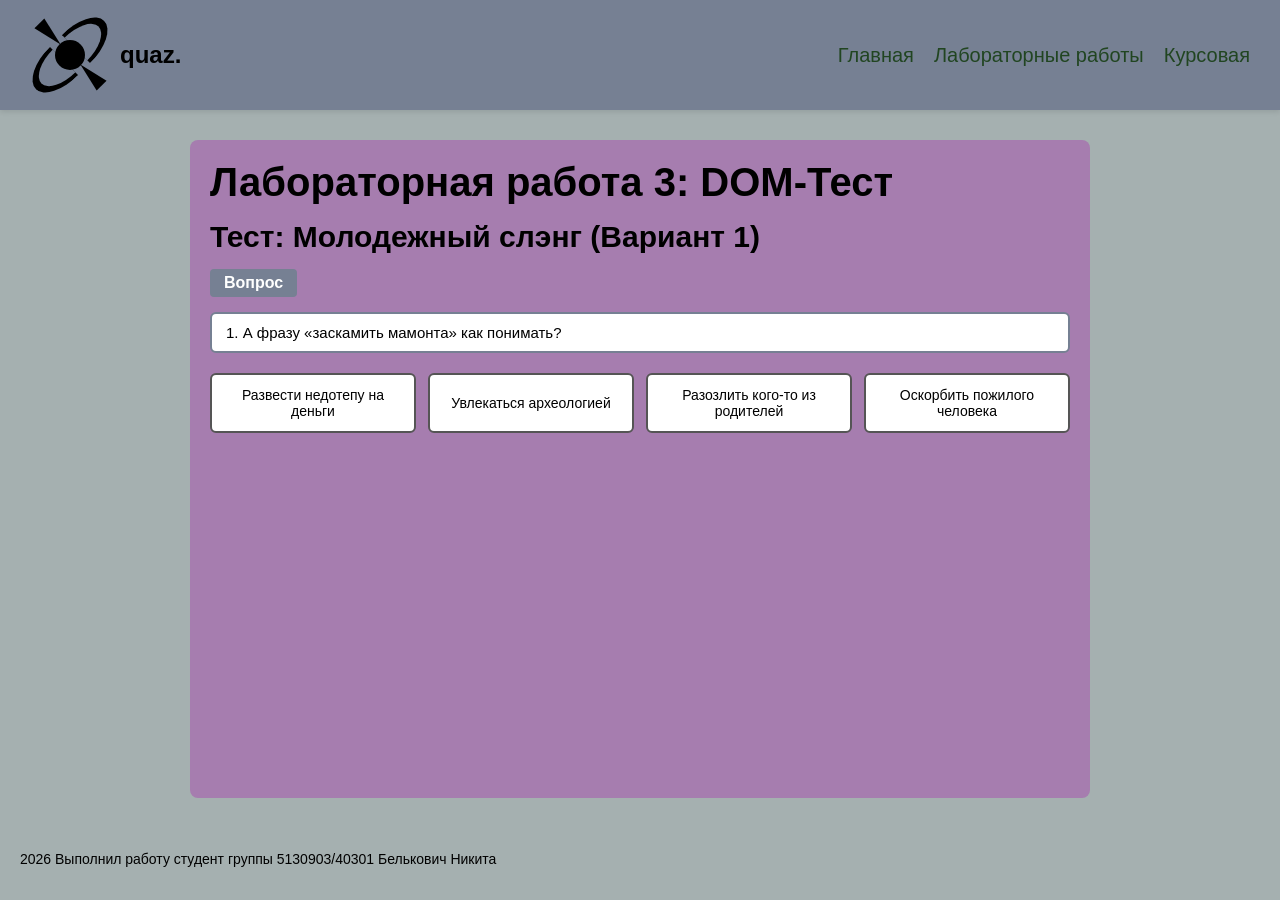
<file: test.html>
<!DOCTYPE html>
<html lang="ru">
<head>
    <meta charset="UTF-8">
    <meta name="viewport" content="width=device-width, initial-scale=1.0">
    <title>DOM-Тест | Сайт Никита</title>
    <link rel="stylesheet" href="./styles.css">
    <link rel="stylesheet" href="./test.css">
</head>
<body>

    <!-- Шапка -->
    <header>
        <div class="logo">
            <div class="logo-art">
                <div class="figure-1"></div>
                <div class="figure-2"></div>
                <div class="figure-3"></div>
                <div class="figure-4"></div>
                <div class="figure-5"></div>
            </div>
            <div class="logo-text">quaz.</div>
        </div>

        <!-- Меню -->
        <nav>
            <a class="navigation" href="index.html">Главная</a>
            <a class="navigation" href="labs.html">Лабораторные работы</a>
            <a class="navigation" href="kursach.html">Курсовая</a>
        </nav>
    </header>

    <!-- Тест -->
    <main>
        <h1>Лабораторная работа 3: DOM-Тест</h1>
        <section>
            <h2>Тест: Молодежный слэнг (Вариант 1)</h2>
            <div class="title-block">Вопрос</div>
            <div id="questions-list" class="questions-list"></div>
            <div id="end-message" class="end-message" style="display: none;"></div>
            <div id="dynamic-area" class="dynamic-area">
                <div id="answers-container" class="answers-container"></div>
            </div>
        </section>
    </main>

    <!-- Подвал -->
    <footer>
        <p>2026 Выполнил работу студент группы 5130903/40301 Белькович Никита</p>
    </footer>

    <script src="test.js"></script>
</body>
</html>
</file>
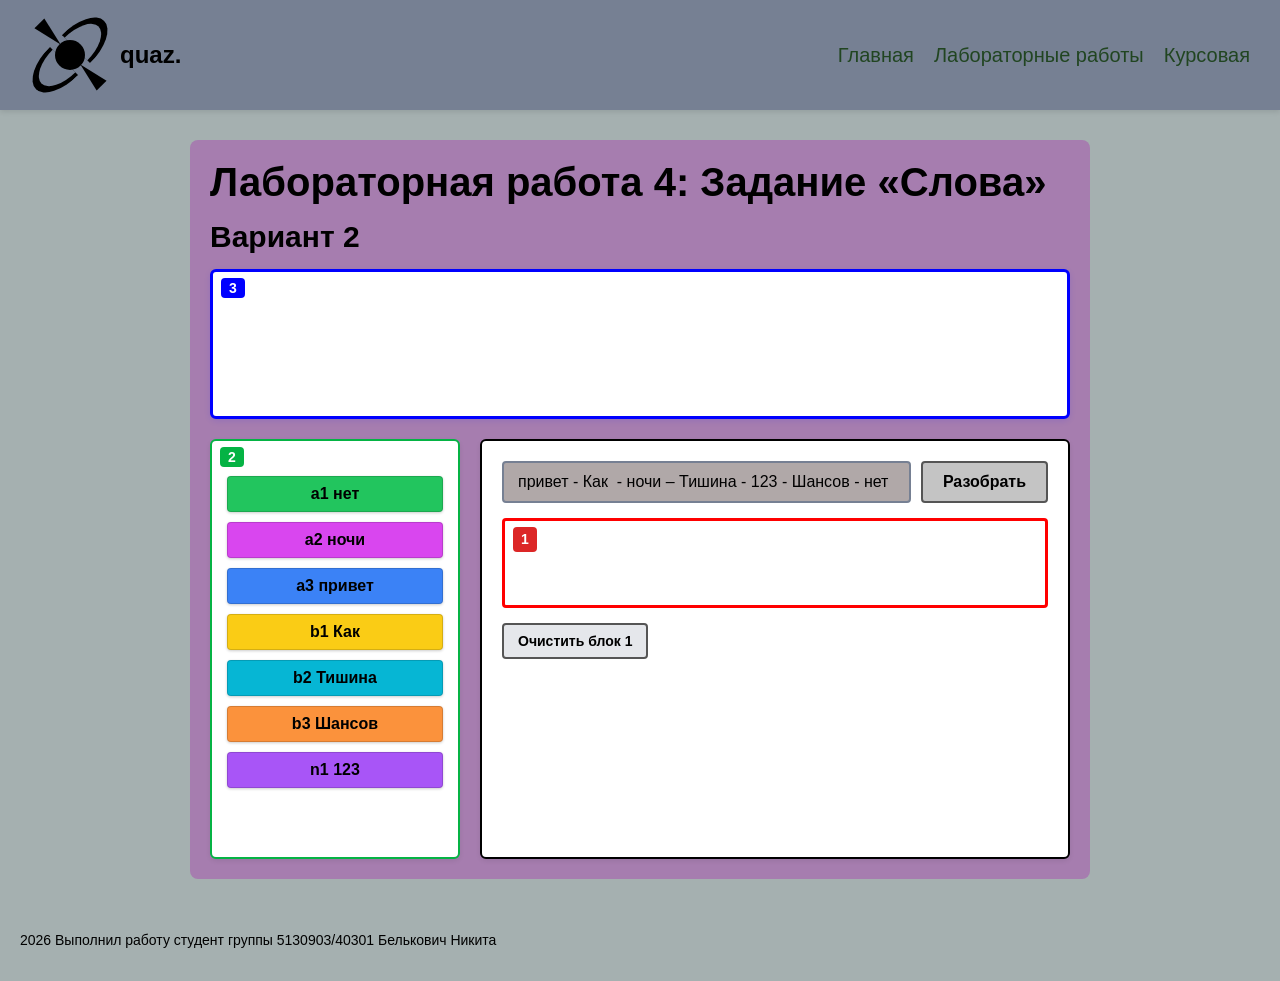
<file: words.html>
<!DOCTYPE html>
<html lang="ru">
<head>
    <meta charset="UTF-8">
    <meta name="viewport" content="width=device-width, initial-scale=1.0">
    <title>Лабораторная работа 4: Задание «Слова» | Сайт Никита</title>
    <link rel="stylesheet" href="./styles.css">
    <link rel="stylesheet" href="./words.css">
</head>
<body>

    <!-- Шапка -->
    <header>
        <div class="logo">
            <div class="logo-art">
                <div class="figure-1"></div>
                <div class="figure-2"></div>
                <div class="figure-3"></div>
                <div class="figure-4"></div>
                <div class="figure-5"></div>
            </div>
            <div class="logo-text">quaz.</div>
        </div>

        <!-- Меню -->
        <nav>
            <a class="navigation" href="index.html">Главная</a>
            <a class="navigation" href="labs.html">Лабораторные работы</a>
            <a class="navigation" href="kursach.html">Курсовая</a>
        </nav>
    </header>

    <!-- Основной контент страницы -->
    <main>
        <h1>Лабораторная работа 4: Задание «Слова»</h1>
        <h2>Вариант 2</h2>

        <div class="words-wrapper">
            <!-- Блок 3: Синий блок сверху -->
            <div id="block-3" class="block-3-container">
                <span class="block-badge badge-blue">3</span>
            </div>

            <!-- Нижняя часть: Блок 2 слева, панель управления и Блок 1 справа -->
            <div class="bottom-panels">
                <!-- Блок 2: Левый блок с отсортированными элементами -->
                <div id="block-2" class="block-2-container">
                    <span class="block-badge badge-green">2</span>
                </div>

                <!-- Правая часть: ввод и Блок 1 -->
                <div class="right-panel">
                    <div class="control-row">
                        <input type="text" id="input-string" class="input-string" value="привет - Как  - ночи – Тишина - 123 - Шансов - нет" placeholder="Введите слова через тире -">
                        <button type="button" id="btn-parse" class="btn-action">Разобрать</button>
                    </div>

                    <!-- Блок 1: Красный блок -->
                    <div id="block-1" class="block-1-container">
                        <span class="block-badge badge-red">1</span>
                    </div>

                    <div style="display: flex; gap: 10px; align-items: center;">
                        <button type="button" id="btn-clear-block1" class="btn-action btn-secondary">Очистить блок 1</button>
                    </div>
                </div>
            </div>
        </div>
    </main>

    <!-- Подвал -->
    <footer>
        <p>2026 Выполнил работу студент группы 5130903/40301 Белькович Никита</p>
    </footer>

    <script src="words.js"></script>
</body>
</html>
</file>
<file: styles.css>
/*@font-face {
    font-family: 'Modula';
    src: url('fonts/modula.ttf');
}*/

*{
    margin: 0;
    padding: 0;
    box-sizing: border-box;
}

body{
    font-family: 'Modula', sans-serif;
    font-size: 20px;
    background-color: #a5b0b0;
    color: #000000;
    min-height: 100vh;
    display: flex;
    flex-direction: column;
}

header{
    display: flex;
    justify-content: space-between;
    align-items: center;
    padding: 15px 30px;
    background-color: #768093;
    box-shadow: 0 2px 5px rgba(0, 0, 0, 0.1);
}

/* Логотип сайта (оригинальный на чистом CSS) */
.logo{
    display: flex;
    align-items: center;
    gap: 10px;
    font-weight: bold;
    font-size: 30px;
    text-decoration: none;
    color: #000000;
}

.logo-art{
    width: 80px;
    height: 80px;
    color: #000000;
    background-color: transparent;
    position: relative;
    flex-shrink: 0;
}

.figure-1{
    width: 30px;
    height: 30px;
    background-color: #000000;
    border-radius: 50%;
    position: absolute;
    top: 25px;
    left: 25px;
}

.figure-2{
    width: 0;
    height: 0;
    background-color: transparent;
    border-left: 7px solid transparent;
    border-right: 7px solid transparent;
    border-bottom: 30px solid #000000;
    position: absolute;
    top: 4px;
    left: 13px;
    transform: rotate(135deg);
}

.figure-3{
    width: 0;
    height: 0;
    background-color: transparent;
    border-left: 7px solid transparent;
    border-right: 7px solid transparent;
    border-bottom: 30px solid #000000;
    position: absolute;
    bottom: 5px;
    right: 12px;
    transform: rotate(-45deg);
}

.figure-4{
    width: 40px;
    height: 20px;
    background-color: transparent;
    border: 4px solid #000000;
    border-bottom: none;
    border-radius: 40px 40px 0 0;
    transform: rotate(45deg) scaleY(2);
    position: absolute;
    top: 10px;
    right: 0px;
}

.figure-5{
    width: 40px;
    height: 20px;
    background-color: transparent;
    border: 4px solid #000000;
    border-bottom: none;
    border-radius: 40px 40px 0 0;
    transform: rotate(-135deg) scaleY(2);
    position: absolute;
    bottom: 10px;
    left: 0px;
}

.logo-text{
    font-size: 24px;
    font-weight: bold;
    color: #000000;
}

/* Навигация */
nav{
    display: flex;
    align-items: center;
}

.navigation{
    text-decoration: none;
    color: #214521;
    margin-left: 20px;
    font-weight: 500;
}

.navigation:hover {
    text-decoration: underline;
}

.navigation.active {
    text-decoration: underline;
    font-weight: bold;
    color: #082208;
}

/* Основной блок контента */
main{
    max-width: 900px;
    margin: 30px auto;
    padding: 20px;
    background-color: #a67daf;
    border-radius: 8px;
    width: 100%;
    flex: 1;
}

h1, h2{
    margin-bottom: 15px;
    color: #000000;
}

h3{
    margin-bottom: 10px;
    color: #000000;
}

p{
    line-height: 1.6;
    margin-bottom: 10px;
    color: #000000;
    text-align: justify;
}

/* Секции с контентом и обтекание картинок через float */
.space-section {
    margin-bottom: 25px;
    padding-bottom: 15px;
    border-bottom: 1px dashed #768093;
    clear: both;
    overflow: hidden;
}

.space-section:last-of-type {
    border-bottom: none;
    margin-bottom: 0;
}

.img-wrap-left {
    float: left;
    margin: 0 20px 12px 0;
    max-width: 300px;
    width: 45%;
}

.img-wrap-right {
    float: right;
    margin: 0 0 12px 20px;
    max-width: 300px;
    width: 45%;
}

.img-wrap-left img,
.img-wrap-right img {
    width: 100%;
    height: auto;
    display: block;
    border: 2px solid #768093;
    border-radius: 6px;
    background-color: #ffffff;
}

.caption {
    font-size: 13px;
    color: #222222;
    text-align: center;
    margin-top: 6px;
    font-style: italic;
    line-height: 1.3;
}

/* Карточки лабораторных работ на labs.html */
.lab-card {
    background-color: #b58ebc;
    border: 2px solid #8e6895;
    border-radius: 8px;
    padding: 20px;
    margin-bottom: 25px;
}

.lab-header {
    display: flex;
    justify-content: space-between;
    align-items: center;
    margin-bottom: 12px;
    flex-wrap: wrap;
    gap: 10px;
}

.lab-btn {
    display: inline-block;
    padding: 6px 14px;
    background-color: #768093;
    color: #ffffff;
    text-decoration: none;
    font-size: 13px;
    font-weight: bold;
    border-radius: 4px;
    border: 1px solid #4f5765;
}

.lab-btn:hover {
    background-color: #5c6475;
    text-decoration: underline;
}

.lab-preview {
    background-color: #ffffff;
    border: 2px solid #768093;
    border-radius: 6px;
    padding: 20px;
    margin-top: 12px;
    display: flex;
    justify-content: center;
    align-items: center;
    min-height: 220px;
}

/* Карточка курсовой работы */
.kursach-card {
    background-color: #b58ebc;
    border: 2px solid #8e6895;
    border-radius: 8px;
    padding: 25px;
    margin-top: 15px;
}

.kursach-badge {
    display: inline-block;
    background-color: #768093;
    color: #ffffff;
    font-size: 13px;
    font-weight: bold;
    padding: 4px 10px;
    border-radius: 4px;
    margin-bottom: 12px;
}

/* Подвал */
footer{
    text-align: center;
    padding: 20px;
    color: #000000;
    font-size: 14px;
    margin-top: auto;
}

/* Адаптивность для мобильных и планшетов */
@media (max-width: 768px) {
    header {
        flex-direction: column;
        gap: 15px;
        padding: 15px 20px;
        text-align: center;
    }

    nav {
        flex-wrap: wrap;
        justify-content: center;
        gap: 10px;
    }

    .navigation {
        margin-left: 0;
    }

    main {
        margin: 15px auto;
        padding: 15px;
        width: 95%;
    }

    .img-wrap-left,
    .img-wrap-right {
        float: none;
        margin: 15px auto;
        max-width: 100%;
        width: 100%;
    }

    p {
        text-align: left;
    }
}

@media (max-width: 480px) {
    .logo-text {
        font-size: 20px;
    }

    h1 {
        font-size: 22px;
    }

    h2 {
        font-size: 18px;
    }

    .lab-header {
        flex-direction: column;
        align-items: flex-start;
    }
}
</file>
<file: flexbox.css>
.flex-box{
    margin: 20px auto;
    width: 200px;
    height: 200px;
    background: linear-gradient(to bottom, #ffffff, #45a8af);
    border: 1px solid #000000;
    position: relative;
    overflow: hidden;
    cursor: pointer;
    display: flex;
    justify-content: center;
    align-items: flex-end;
}

/* Надписи */
.text-1{ /* иду за мечтой */
    position: absolute;
    top: 15px;
    left: 12px;
    font-size: 15px;
    font-weight: bold;
    color: #000000;
    opacity: 0;
    z-index: 4;
    transition: opacity 0.2s;
}

.text-2{ /* мечта рядом */
    position: absolute;
    top: 8px;
    left: 45px;
    font-size: 16px;
    font-weight: bold;
    color: #000000;
    opacity: 0;
    z-index: 4;
    transition: opacity 0.2s;
}

/* Звезда */
.star{
    width: 36px;
    height: 36px;
    position: absolute;
    top: 8px;
    right: 8px;
    opacity: 0;
    z-index: 5;
    transition: opacity 0.2s;
}
.star img{
    width: 100%;
    height: 100%;
}

/* Волнистая линия и кисть */
.wave{
    position: absolute;
    top: 15px;
    left: 0;
    width: 200px;
    height: 60px;
    opacity: 0;
    z-index: 3;
}
.wave path{
    fill: none;
    stroke: #be282c;
    stroke-width: 3.5;
    stroke-linecap: round;
    stroke-dasharray: 250;
    stroke-dashoffset: 250;
}

.brush{
    width: 42px;
    height: 42px;
    position: absolute;
    top: 25px;
    left: 10px;
    opacity: 0;
    z-index: 5;
    pointer-events: none;
}
.brush img{
    width: 100%;
    height: 100%;
    display: block;
}

/* Человек */
.man{
    width: 100px;
    height: 150px;
    position: absolute;
    bottom: 0;
    left: 50px;
    z-index: 2;
}
.man img{
    width: 100%;
    height: 100%;
    position: absolute;
    bottom: 0;
    left: 0;
    opacity: 0;
}
.man .m1{
    opacity: 1;
}

/* Наведение мыши на ролик */
.flex-box:hover .text-1{
    opacity: 1;
}
.flex-box:hover .star{
    opacity: 1;
}


/* Анимация ходьбы человека */
.flex-box:hover .man .m1,
.flex-box:active .man .m1{
    animation: walk1 0.7s infinite;
}
.flex-box:hover .man .m2,
.flex-box:active .man .m2{
    animation: walk2 0.7s infinite;
}
.flex-box:hover .man .m3,
.flex-box:active .man .m3{
    animation: walk3 0.7s infinite;
}

@keyframes walk1{
    0%, 25%, 100%{ opacity: 1; }
    26%, 99%{ opacity: 0; }
}
@keyframes walk2{
    0%, 25%{ opacity: 0; }
    26%, 50%{ opacity: 1; }
    51%, 75%{ opacity: 0; }
    76%, 100%{ opacity: 1; }
}
@keyframes walk3{
    0%, 50%{ opacity: 0; }
    51%, 75%{ opacity: 1; }
    76%, 100%{ opacity: 0; }
}

/* Наведение мыши на звезду */
.star:hover img{
    animation: star-spin 2s infinite ease-in-out;
}

@keyframes star-spin{
    0%{
        transform: translate(0, 0) rotate(0deg);
    }
    25%{
        transform: translate(-30px, 20px) rotate(180deg) scale(1.2);
    }
    50%{
        transform: translate(-70px, -5px) rotate(360deg) scale(0.9);
    }
    75%{
        transform: translate(-40px, 35px) rotate(540deg) scale(1.1);
    }
    100%{
        transform: translate(0, 0) rotate(720deg) scale(1);
    }
}

/* Нажатие мыши */
.flex-box:active{
    animation: flex-scale 0.8s infinite alternate;
}

@keyframes flex-scale{
    0%{
        transform: scale(1);
    }
    100%{
        transform: scale(1.06);
    }
}

.flex-box:active .text-1{
    opacity: 0;
}
.flex-box:active .star{
    opacity: 0;
}

.flex-box:active .text-2{
    opacity: 1;
}

.flex-box:active .wave{
    opacity: 1;
}
.flex-box:active .wave path{
    animation: wave-draw 1.2s infinite ease-in-out;
}
@keyframes wave-draw{
    0%{ stroke-dashoffset: 250; }
    100%{ stroke-dashoffset: 0; }
}

.flex-box:active .brush{
    opacity: 1;
    animation: brush-move 1.2s infinite ease-in-out;
}

@keyframes brush-move{
    0%{
        left: 5px;
        top: 35px;
        transform: rotate(-25deg);
    }
    25%{
        left: 45px;
        top: 15px;
        transform: rotate(-10deg);
    }
    50%{
        left: 95px;
        top: 35px;
        transform: rotate(-25deg);
    }
    75%{
        left: 145px;
        top: 15px;
        transform: rotate(-10deg);
    }
    100%{
        left: 170px;
        top: 30px;
        transform: rotate(-20deg);
    }
}
</file>
<file: pic.css>
.pic{
    margin: 20px auto;
    width: 200px;
    height: 200px;
    background-color: #ffffff;
    position: relative;
}
.square-1{ /* стена */
    width: 200px;
    height: 200px;
    background-color: #7ea762;
    border: 4px solid #ffffff;
    box-shadow: 0 4px 10px rgba(0,0,0,0.2);
    position: absolute;
    top: 0;
    left: 0;
    z-index: 1;
}
.square-2{ /*окно*/
    width: 90px;
    height: 90px;
    background: radial-gradient(circle at 80% 20%, #ffffff 2%, #b5d8ff 25%, #4da9ff 60%, #1f6cdb 100%);
    border: 4px solid #ffffff;
    position: absolute;
    top: 30px;
    left: 55px;
    z-index: 1;
    overflow: hidden;
}
.sun{
    width: 32px;
    height: 32px;
    background-color: #ffe600;
    border-radius: 50%;
    position: absolute;
    top: -6px;
    right: -6px;
    z-index: 1;
}
.white-rings{ /* кружевная занавеска вокруг окна */
    width: 106px;
    height: 98px;
    position: absolute;
    top: 22px;
    left: 47px;
    z-index: 1;
}
.white-rings::before{ /* верхний ряд кружева */
    content: '';
    position: absolute;
    top: 0;
    left: 8px;
    width: 90px;
    height: 8px;
    background: radial-gradient(circle at 50% 100%, transparent 5px, #ffffff 6px, #ffffff 2px, transparent 9px) 0 0 / 18px 8px repeat-x;
}
.white-rings::after{ /* боковые ряды кружева*/
    content: '';
    position: absolute;
    top: 8px;
    left: 0;
    width: 106px;
    height: 90px;
    background: 
        radial-gradient(circle at 100% 50%, transparent 5px, #ffffff 6px, #ffffff 8px, transparent 9px) 0 0 / 8px 18px repeat-y,
        radial-gradient(circle at 0% 50%, transparent 5px, #ffffff 6px, #ffffff 8px, transparent 9px) 100% 0 / 8px 18px repeat-y;
}
.table-top{ /* верх стола*/
    background-color: #8d5200;
    width: 82px;
    height: 10px;
    z-index: 5;
    position: absolute;
    bottom: 82px;
    left: 59px;
}
.table-leg-1{ /* стойка ножки */
    background-color: #8d5200;
    width: 14px;
    height: 62px;
    border-radius: 50%;
    z-index: 4;
    position: absolute;
    bottom: 22px;
    left: 93px;
}
.table-leg-2{ /* основание стола */
    width: 34px;
    height: 22px;
    background-color: #8d5200;
    clip-path: polygon(50% 0%, 0% 100%, 100% 100%);
    z-index: 4;
    position: absolute;
    bottom: 4px;
    left: 83px;
}

/* Левый стул*/
.chair-back-1{
    width: 24px;
    height: 95px;
    background-color: transparent;
    border-right: 5px solid #8d5200;
    border-radius: 50%;
    z-index: 4;
    position: absolute;
    bottom: 4px;
    left: 10px;
}
.chair-sit-1{
    width: 26px;
    height: 7px;
    background: radial-gradient(circle, #522800 1.5px, #8d5200 1.5px);
    background-size: 8px 7px;
    z-index: 4;
    position: absolute;
    bottom: 46px;
    left: 31px;
}
.chair-leg-1{
    width: 5px;
    height: 44px;
    background-color: #8d5200;
    z-index: 4;
    position: absolute;
    bottom: 4px;
    left: 52px;
}

/* Правый стул */
.chair-back-2{
    width: 24px;
    height: 95px;
    background-color: transparent;
    border-left: 5px solid #8d5200;
    border-radius: 50%;
    z-index: 4;
    position: absolute;
    bottom: 4px;
    right: 10px;
}
.chair-sit-2{
    width: 26px;
    height: 7px;
    background: radial-gradient(circle, #522800 1.5px, #8d5200 1.5px);
    background-size: 6px 7px;
    z-index: 4;
    position: absolute;
    bottom: 46px;
    right: 31px;
}
.chair-leg-2{
    width: 5px;
    height: 44px;
    background-color: #8d5200;
    z-index: 4;
    position: absolute;
    bottom: 4px;
    right: 52px;
}

/* Чайник */
.teapot-body{ /* Основание */
    width: 46px;
    height: 34px;
    border-radius: 50%;
    background: radial-gradient(circle at 40% 35%, #ffe3ea 0%, #e81750 60%, #9e032d 100%);
    position: absolute;
    bottom: 92px;
    left: 77px;
    z-index: 7;
    transform:
}
.teapot-lid{ /* Крышка */
    width: 28px;
    height: 14px;
    border-radius: 28px 28px 0 0;
    background: radial-gradient(circle at 45% 40%, #ffe3ea 0%, #e81750 70%, #9e032d 100%);
    position: absolute;
    bottom: 120px;
    left: 86px;
    z-index: 6;
}
.teapot-knob{ /* Ручка крышки*/
    width: 8px;
    height: 8px;
    border-radius: 50%;
    background-color: #c40a3d;
    position: absolute;
    bottom: 132px;
    left: 96px;
    z-index: 5;
}
.teapot-spout{ /* Носик */
    width: 16px;
    height: 8px;
    background-color: #c40a3d;
    position: absolute;
    bottom: 106px;
    left: 66px;
    transform: rotate(30deg);
    border-radius: 2px 0 0 2px;
    z-index: 6;
}
.teapot-handle{ /* Ручка */
    width: 14px;
    height: 18px;
    border: 3px solid #c40a3d;
    border-radius: 50%;
    background-color: transparent;
    position: absolute;
    bottom: 100px;
    left: 118px;
    z-index: 6;
}
</file>
<file: test.css>
/* Шапка "Вопрос" */
.title-block {
    display: inline-block;
    background-color: #768093;
    color: #ffffff;
    font-size: 16px;
    font-weight: 600;
    padding: 5px 14px;
    border-radius: 4px;
    margin-bottom: 15px;
}

/* Вертикальный список вопросов */
.questions-list {
    display: flex;
    flex-direction: column;
    gap: 10px;
    margin-bottom: 20px;
}

/* Строка вопроса */
.question-item {
    background-color: #ffffff;
    border: 2px solid #768093;
    border-radius: 6px;
    padding: 10px 14px;
    display: flex;
    justify-content: space-between;
    align-items: center;
    font-size: 15px;
    font-weight: 500;
    color: #000000;
    transition: background-color 0.2s ease, border-color 0.2s ease;
}

/* Кликабельные вопросы в конце теста */
.question-item.interactive {
    cursor: pointer;
}

.question-item.interactive:hover {
    background-color: #f0f0f0;
    border-color: #333333;
}

/* Маркеры правильности ответа */
.question-marker {
    font-size: 20px;
    font-weight: bold;
    margin-left: 15px;
    min-width: 24px;
    text-align: right;
}

.marker-correct {
    color: #15803d; /* Зеленая галочка */
}

.marker-wrong {
    color: #b91c1c; /* Красный крестик */
}

/* Блок пояснения правильного ответа */
.question-explanation-box {
    background-color: #ffffff;
    border-left: 4px solid #15803d;
    border: 1px solid #768093;
    border-left-width: 4px;
    border-left-color: #15803d;
    padding: 10px 14px;
    margin-top: 5px;
    border-radius: 4px;
    font-size: 13px;
    color: #1e3a1e;
    line-height: 1.4;
}

/* "Вопросы закончились" + статистика */
.end-message {
    background-color: #ffffff;
    border: 2px solid #768093;
    border-radius: 6px;
    padding: 14px;
    text-align: center;
    margin-bottom: 15px;
    font-size: 17px;
    font-weight: 600;
    color: #000000;
}

.end-stats {
    font-size: 15px;
    color: #333333;
    font-weight: 500;
    margin-top: 5px;
}

.end-hint {
    font-size: 12px;
    color: #555555;
    font-weight: normal;
    margin-top: 6px;
}

/* Область для динамического добавления элементов */
.dynamic-area {
    margin-top: 15px;
    min-height: 100px;
    overflow: hidden; 
}

/* Горизонтальное расположение вариантов ответа */
.answers-container {
    display: flex;
    flex-direction: row;
    flex-wrap: wrap;
    gap: 12px;
    justify-content: center;
    align-items: stretch;
}

/* Карточка ответа */
.answer-block {
    flex: 1 1 180px;
    max-width: 260px;
    min-height: 60px;
    background-color: #ffffff;
    border: 2px solid #555555;
    border-radius: 6px;
    padding: 12px 14px;
    cursor: pointer;
    font-size: 14px;
    color: #000000;
    display: flex;
    flex-direction: column;
    justify-content: center;
    align-items: center;
    text-align: center;
    user-select: none;

    /* Плавное перемещение */
    transition: 
        transform 0.6s ease,
        opacity 0.6s ease,
        border 0.15s ease,
        background-color 0.2s ease,
        padding 0.15s ease;
}

.answer-block:hover {
    border-width: 4px;
    border-color: #000000;
    padding: 10px 12px;
}

.answer-block:active {
    transform: scale(1.05);
}

/* Выбранный правильный ответ */
.answer-block.selected-correct {
    transform: scale(1.06);
    background-color: #d1fae5;
    border-color: #15803d;
    border-width: 3px;
    cursor: default;
}

/* Пояснение внутри правильного ответа */
.answer-explanation {
    margin-top: 6px;
    font-size: 12px;
    color: #14532d;
    font-style: italic;
    line-height: 1.3;
}

/* Выбранный неправильный ответ */
.answer-block.selected-wrong {
    background-color: #fee2e2;
    border-color: #b91c1c;
    border-width: 3px;
    cursor: default;
}

/* все блоки поочередно уезжают вправо */
.answer-block.fly-right {
    transform: translateX(120vw);
    opacity: 0;
}
</file>
<file: words.css>
/* Стили для Лабораторной работы 4: Задание "Слова" (Вариант 2) */

.words-wrapper {
    display: flex;
    flex-direction: column;
    gap: 20px;
    margin-top: 15px;
    font-family: inherit;
}

/* Верхний синий блок (Блок 3) */
.block-3-container {
    position: relative;
    border: 3px solid #0000ff;
    border-radius: 6px;
    background-color: #ffffff;
    min-height: 150px;
    padding: 30px 15px 15px 15px;
    overflow: hidden;
    box-shadow: 0 2px 6px rgba(0, 0, 255, 0.1);
}

/* Бейджи номеров блоков */
.block-badge {
    position: absolute;
    top: 6px;
    left: 8px;
    font-size: 14px;
    font-weight: bold;
    padding: 2px 8px;
    border-radius: 4px;
    user-select: none;
    z-index: 5;
}

.badge-blue {
    background-color: #0000ff;
    color: #ffffff;
}

.badge-green {
    background-color: #05b344;
    color: #ffffff;
}

.badge-red {
    background-color: #dc2626;
    color: #ffffff;
}

/* Нижняя область: Блок 2 слева, панель управления и Блок 1 справа */
.bottom-panels {
    display: flex;
    gap: 20px;
}

@media (max-width: 768px) {
    .bottom-panels {
        flex-direction: column;
    }
}

/* Левый блок (Блок 2) */
.block-2-container {
    position: relative;
    width: 250px;
    min-width: 230px;
    min-height: 420px;
    border: 2px solid #05b344;
    border-radius: 6px;
    background-color: #ffffff;
    padding: 35px 15px 15px 15px;
    display: flex;
    flex-direction: column;
    gap: 10px;
    box-shadow: 0 2px 5px rgba(0, 0, 0, 0.08);
}

/* Правая колонка */
.right-panel {
    flex: 1;
    display: flex;
    flex-direction: column;
    gap: 15px;
    border: 2px solid #000000;
    border-radius: 6px;
    background-color: #ffffff;
    padding: 20px;
    box-shadow: 0 2px 5px rgba(0, 0, 0, 0.08);
}

/* Панель ввода */
.control-row {
    display: flex;
    gap: 10px;
    align-items: center;
    flex-wrap: wrap;
}

.input-string {
    flex: 1;
    min-width: 250px;
    padding: 10px 14px;
    font-family: inherit;
    font-size: 16px;
    border: 2px solid #768093;
    border-radius: 4px;
    background-color: #b0a8a8;
    color: #000000;
    font-weight: 500;
}

.btn-action {
    padding: 10px 20px;
    font-family: inherit;
    font-size: 16px;
    font-weight: bold;
    border: 2px solid #555555;
    border-radius: 4px;
    background-color: #c4c4c4;
    color: #000000;
    cursor: pointer;
    transition: background-color 0.15s, transform 0.1s;
    user-select: none;
}

.btn-action:hover {
    background-color: #a8a8a8;
}

.btn-action:active {
    transform: scale(0.97);
}

.btn-secondary {
    background-color: #e5e7eb;
    font-size: 14px;
    padding: 8px 14px;
}

/* Красный блок (Блок 1) */
.block-1-container {
    position: relative;
    border: 3px solid #ff0000;
    border-radius: 4px;
    background-color: #ffffff;
    min-height: 90px;
    padding: 28px 15px 15px 15px;
    font-size: 20px;
    font-weight: bold;
    line-height: 1.5;
    word-break: break-word;
}

/* Прямоугольные элементы со словами */
.word-card {
    display: inline-flex;
    justify-content: center;
    align-items: center;
    padding: 8px 14px;
    border-radius: 4px;
    font-weight: bold;
    font-size: 16px;
    color: #000000;
    cursor: grab;
    user-select: none;
    box-shadow: 0 1px 3px rgba(0, 0, 0, 0.2);
    transition: transform 0.1s ease, box-shadow 0.15s ease, background-color 0.2s ease;
    border: 1px solid rgba(0, 0, 0, 0.15);
    white-space: nowrap;
}

.word-card:active {
    cursor: grabbing;
}

/* В блоке 2 карточки идут списком на всю ширину */
.block-2-container .word-card {
    width: 100%;
    box-sizing: border-box;
}

.block-2-container .word-card:hover {
    transform: translateY(-2px);
    box-shadow: 0 3px 6px rgba(0, 0, 0, 0.25);
}

/* В блоке 3 карточки свободного позиционирования */
.block-3-container .word-card {
    position: absolute;
    cursor: pointer;
    background-color: #c4c4c4 !important; /* Одинаковый цвет для всех в блоке 3 */
    color: #000000;
}

.block-3-container .word-card:hover {
    box-shadow: 0 0 0 2px #0000ff;
    transform: scale(1.03);
}

/* Элементы слов в блоке 1 */
.clicked-word {
    display: inline-block;
    margin-right: 8px;
    animation: popIn 0.2s ease;
}

@keyframes popIn {
    0% { transform: scale(0.8); opacity: 0; }
    100% { transform: scale(1); opacity: 1; }
}
</file>
